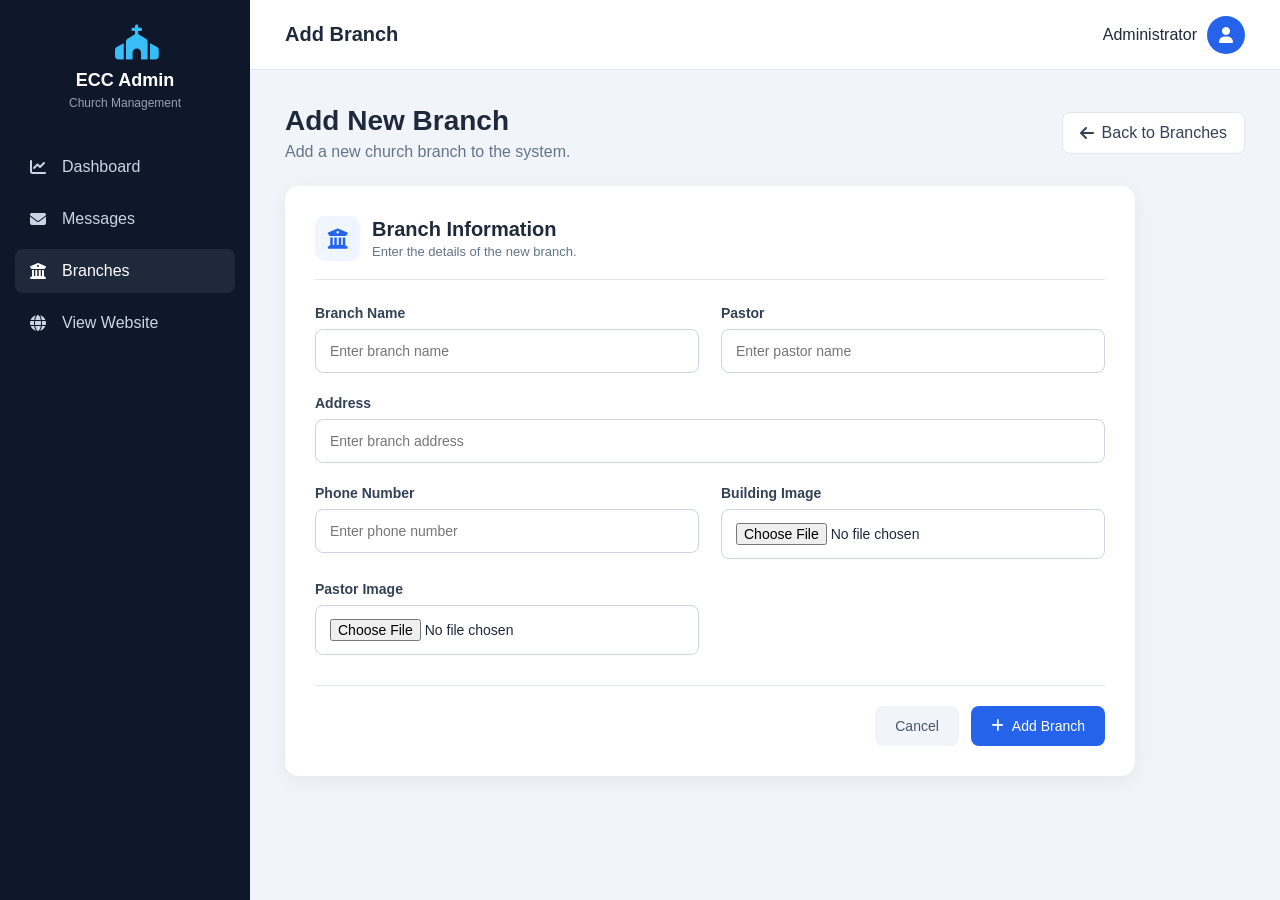
<file: admin-branches-add.html>
<!DOCTYPE html>
<html lang="en">

<head>
    <meta charset="UTF-8">
    <meta name="viewport" content="width=device-width, initial-scale=1.0">

    <title>Add Branch - ECC Admin</title>

    <link rel="stylesheet" href="https://cdnjs.cloudflare.com/ajax/libs/font-awesome/6.5.1/css/all.min.css">

    <style>
        * {
            box-sizing: border-box;
            margin: 0;
            padding: 0;
        }

        body {
            font-family: Arial, sans-serif;
            background: #f1f5f9;
            color: #1e293b;
        }

        .layout {
            display: flex;
            min-height: 100vh;
        }

        /* SIDEBAR */

        .sidebar {
            width: 250px;
            background: #0f172a;
            color: white;
            padding: 25px 15px;
            position: fixed;
            left: 0;
            top: 0;
            bottom: 0;
        }

        .logo {
            text-align: center;
            margin-bottom: 35px;
        }

        .logo i {
            font-size: 35px;
            color: #38bdf8;
            margin-bottom: 10px;
        }

        .logo h2 {
            font-size: 18px;
        }

        .logo p {
            font-size: 12px;
            color: #94a3b8;
            margin-top: 5px;
        }

        .sidebar ul {
            list-style: none;
        }

        .sidebar li {
            margin-bottom: 8px;
        }

        .sidebar a {
            display: flex;
            align-items: center;
            gap: 12px;
            padding: 13px 15px;
            color: #cbd5e1;
            text-decoration: none;
            border-radius: 8px;
            transition: 0.3s;
        }

        .sidebar a:hover,
        .sidebar a.active {
            background: #1e293b;
            color: white;
        }

        .sidebar i {
            width: 20px;
        }

        /* MAIN */

        .main {
            margin-left: 250px;
            width: calc(100% - 250px);
        }

        .topbar {
            height: 70px;
            background: white;
            display: flex;
            align-items: center;
            justify-content: space-between;
            padding: 0 35px;
            border-bottom: 1px solid #e2e8f0;
        }

        .topbar h3 {
            font-size: 20px;
        }

        .admin-user {
            display: flex;
            align-items: center;
            gap: 10px;
        }

        .admin-avatar {
            width: 38px;
            height: 38px;
            border-radius: 50%;
            background: #2563eb;
            color: white;
            display: flex;
            align-items: center;
            justify-content: center;
        }

        /* CONTENT */

        .content {
            padding: 35px;
        }

        .page-header {
            display: flex;
            justify-content: space-between;
            align-items: center;
            margin-bottom: 25px;
        }

        .page-header h1 {
            font-size: 28px;
            margin-bottom: 6px;
        }

        .page-header p {
            color: #64748b;
        }

        .back-btn {
            text-decoration: none;
            background: white;
            color: #334155;
            padding: 11px 17px;
            border-radius: 8px;
            border: 1px solid #e2e8f0;
            display: flex;
            align-items: center;
            gap: 8px;
        }

        .back-btn:hover {
            background: #f8fafc;
        }

        /* FORM CARD */

        .form-card {
            background: white;
            max-width: 850px;
            border-radius: 14px;
            padding: 30px;
            box-shadow: 0 5px 20px rgba(15, 23, 42, 0.06);
        }

        .form-title {
            display: flex;
            align-items: center;
            gap: 12px;
            margin-bottom: 25px;
            padding-bottom: 18px;
            border-bottom: 1px solid #e2e8f0;
        }

        .form-title-icon {
            width: 45px;
            height: 45px;
            border-radius: 10px;
            background: #eff6ff;
            color: #2563eb;
            display: flex;
            align-items: center;
            justify-content: center;
            font-size: 20px;
        }

        .form-title h2 {
            font-size: 20px;
        }

        .form-title p {
            color: #64748b;
            font-size: 13px;
            margin-top: 3px;
        }

        .form-grid {
            display: grid;
            grid-template-columns: 1fr 1fr;
            gap: 22px;
        }

        .form-group {
            display: flex;
            flex-direction: column;
        }

        .form-group.full {
            grid-column: 1 / -1;
        }

        label {
            font-size: 14px;
            font-weight: 600;
            margin-bottom: 8px;
            color: #334155;
        }

        input {
            width: 100%;
            padding: 13px 14px;
            border: 1px solid #cbd5e1;
            border-radius: 8px;
            outline: none;
            font-size: 14px;
            transition: 0.2s;
        }

        input:focus {
            border-color: #2563eb;
            box-shadow: 0 0 0 3px rgba(37, 99, 235, 0.1);
        }

        .form-actions {
            display: flex;
            justify-content: flex-end;
            gap: 12px;
            margin-top: 30px;
            padding-top: 20px;
            border-top: 1px solid #e2e8f0;
        }

        .btn {
            border: none;
            padding: 12px 20px;
            border-radius: 8px;
            font-size: 14px;
            cursor: pointer;
            text-decoration: none;
            display: inline-flex;
            align-items: center;
            gap: 8px;
        }

        .btn-cancel {
            background: #f1f5f9;
            color: #475569;
        }

        .btn-save {
            background: #2563eb;
            color: white;
        }

        .btn-save:hover {
            background: #1d4ed8;
        }

        /* MOBILE */

        @media (max-width: 768px) {

            .sidebar {
                width: 210px;
            }

            .main {
                margin-left: 210px;
                width: calc(100% - 210px);
            }

            .content {
                padding: 20px;
            }

            .form-grid {
                grid-template-columns: 1fr;
            }

            .form-group.full {
                grid-column: auto;
            }

            .page-header {
                align-items: flex-start;
                gap: 15px;
                flex-direction: column;
            }
        }

        @media (max-width: 600px) {

            .sidebar {
                display: none;
            }

            .main {
                margin-left: 0;
                width: 100%;
            }

            .topbar {
                padding: 0 18px;
            }

            .content {
                padding: 18px;
            }

            .form-card {
                padding: 20px;
            }
        }
    </style>
</head>

<body>

    <div class="layout">

        <!-- SIDEBAR -->

        <aside class="sidebar">

            <div class="logo">
                <i class="fa-solid fa-church"></i>
                <h2>ECC Admin</h2>
                <p>Church Management</p>
            </div>

            <ul>

                <li>
                    <a href="/admin/dashboard">
                        <i class="fa-solid fa-chart-line"></i>
                        Dashboard
                    </a>
                </li>

                <li>
                    <a href="/admin/messages">
                        <i class="fa-solid fa-envelope"></i>
                        Messages
                    </a>
                </li>

                <li>
                    <a href="/admin/branches" class="active">
                        <i class="fa-solid fa-building-columns"></i>
                        Branches
                    </a>
                </li>

                <li>
                    <a href="/">
                        <i class="fa-solid fa-globe"></i>
                        View Website
                    </a>
                </li>

            </ul>

        </aside>

        <!-- MAIN -->

        <main class="main">

            <header class="topbar">

                <h3>Add Branch</h3>

                <div class="admin-user">
                    <span>Administrator</span>

                    <div class="admin-avatar">
                        <i class="fa-solid fa-user"></i>
                    </div>
                </div>

            </header>

            <section class="content">

                <div class="page-header">

                    <div>
                        <h1>Add New Branch</h1>
                        <p>Add a new church branch to the system.</p>
                    </div>

                    <a href="/admin/branches" class="back-btn">
                        <i class="fa-solid fa-arrow-left"></i>
                        Back to Branches
                    </a>

                </div>

                <div class="form-card">

                    <div class="form-title">

                        <div class="form-title-icon">
                            <i class="fa-solid fa-building-columns"></i>
                        </div>

                        <div>
                            <h2>Branch Information</h2>
                            <p>Enter the details of the new branch.</p>
                        </div>

                    </div>

                    <form action="/admin/branches/add" method="POST" enctype="multipart/form-data">

                        <div class="form-grid">

                            <div class="form-group">
                                <label>Branch Name</label>
                                <input type="text" name="name" placeholder="Enter branch name" required>
                            </div>

                            <div class="form-group">
                                <label>Pastor</label>
                                <input type="text" name="pastor" placeholder="Enter pastor name">
                            </div>

                            <div class="form-group full">
                                <label>Address</label>
                                <input type="text" name="address" placeholder="Enter branch address" required>
                            </div>

                            <div class="form-group">
                                <label>Phone Number</label>
                                <input type="text" name="phone" placeholder="Enter phone number">
                            </div>

                            <div class="form-group">
                                <label>Building Image</label>
                                <input type="file" name="image" accept="image/*">
                            </div>

                            <div class="form-group">
                                <label>Pastor Image</label>
                                <input type="file" name="pastor_image" accept="image/*">
                            </div>

                        </div>

                        <div class="form-actions">

                            <a href="/admin/branches" class="btn btn-cancel">
                                Cancel
                            </a>

                            <button type="submit" class="btn btn-save">
                                <i class="fa-solid fa-plus"></i>
                                Add Branch
                            </button>

                        </div>

                    </form>

                </div>

            </section>

        </main>

    </div>

</body>

</html>
</file>
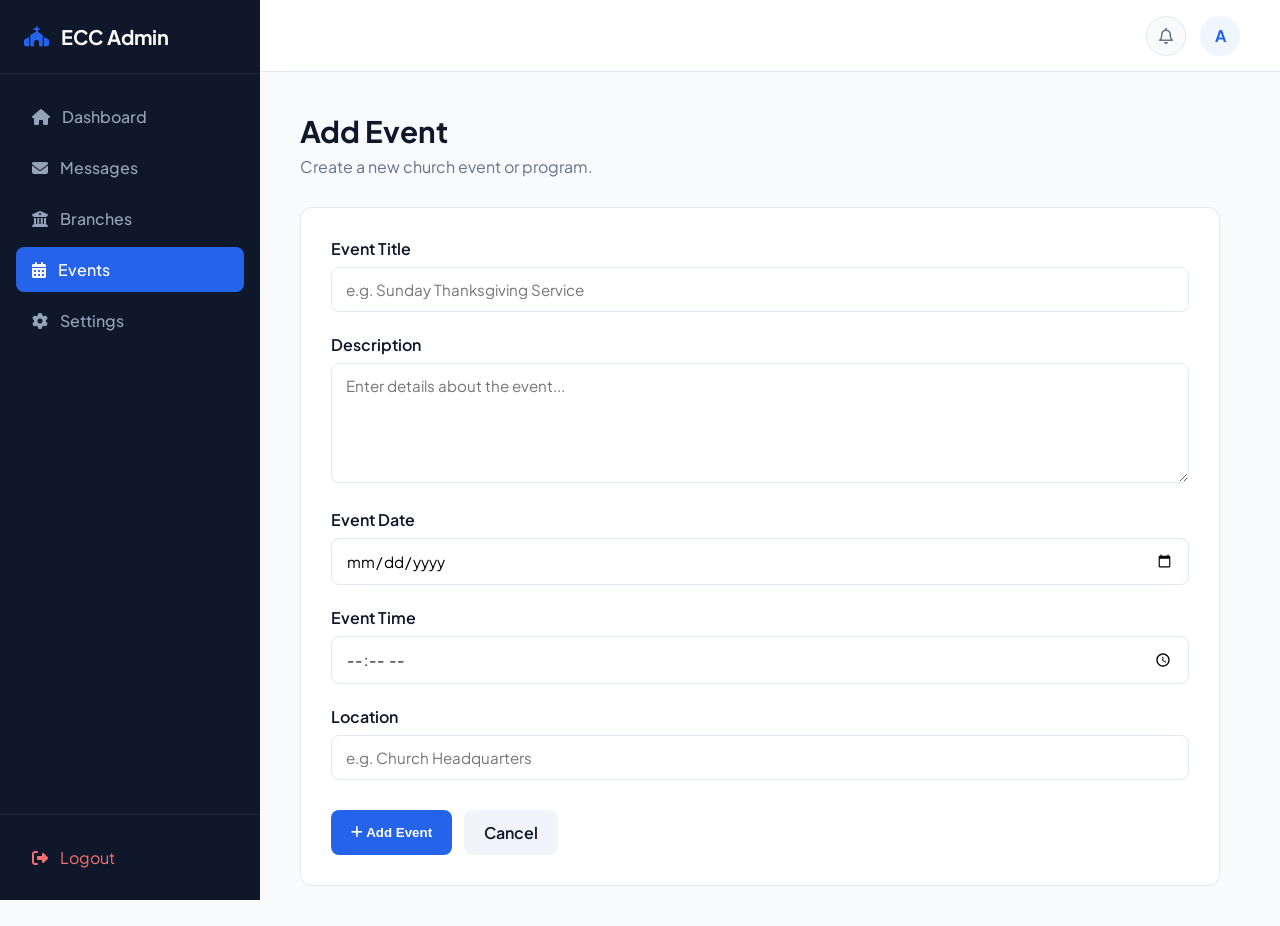
<file: admin-events-add.html>
<!DOCTYPE html>
<html lang="en">

<head>
    <meta charset="UTF-8">
    <meta name="viewport" content="width=device-width, initial-scale=1.0">

    <title>Add Event - ECC Admin</title>

    <link href="https://fonts.googleapis.com/css2?family=Plus+Jakarta+Sans:wght@400;500;600;700&display=swap"
        rel="stylesheet">

    <link rel="stylesheet"
        href="https://cdnjs.cloudflare.com/ajax/libs/font-awesome/6.4.0/css/all.min.css">

    <style>
        :root {
            --primary: #2563eb;
            --primary-light: #eff6ff;
            --sidebar-width: 260px;
            --bg-body: #f8fafc;
            --card-bg: #ffffff;
            --text-main: #0f172a;
            --text-muted: #64748b;
            --border: #e2e8f0;
            --radius: 12px;
        }

        * {
            box-sizing: border-box;
            margin: 0;
            padding: 0;
        }

        body {
            font-family: 'Plus Jakarta Sans', sans-serif;
            background: var(--bg-body);
            color: var(--text-main);
            display: flex;
            min-height: 100vh;
        }

        .sidebar {
            width: var(--sidebar-width);
            background: #0f172a;
            color: white;
            display: flex;
            flex-direction: column;
            position: fixed;
            top: 0;
            bottom: 0;
            left: 0;
        }

        .sidebar-brand {
            padding: 24px;
            font-size: 1.25rem;
            font-weight: 700;
            display: flex;
            align-items: center;
            gap: 12px;
            border-bottom: 1px solid rgba(255, 255, 255, 0.08);
        }

        .sidebar-brand i {
            color: var(--primary);
        }

        .sidebar-menu {
            list-style: none;
            padding: 20px 16px;
        }

        .sidebar-menu a {
            display: flex;
            align-items: center;
            gap: 12px;
            padding: 12px 16px;
            color: #94a3b8;
            text-decoration: none;
            font-weight: 500;
            border-radius: 8px;
            margin-bottom: 6px;
        }

        .sidebar-menu a:hover,
        .sidebar-menu a.active {
            color: white;
            background: var(--primary);
        }

        .sidebar-footer {
            margin-top: auto;
            padding: 20px 16px;
            border-top: 1px solid rgba(255, 255, 255, 0.08);
        }

        .logout-btn {
            display: flex;
            align-items: center;
            gap: 12px;
            padding: 12px 16px;
            color: #f87171;
            text-decoration: none;
            border-radius: 8px;
        }

        .main-content {
            margin-left: var(--sidebar-width);
            flex: 1;
        }

        .topbar {
            height: 72px;
            background: white;
            border-bottom: 1px solid var(--border);
            display: flex;
            align-items: center;
            justify-content: flex-end;
            padding: 0 40px;
        }

        .user-profile {
            display: flex;
            align-items: center;
            gap: 14px;
        }

        .notification-bell {
            background: var(--bg-body);
            border: 1px solid var(--border);
            width: 40px;
            height: 40px;
            border-radius: 50%;
            display: flex;
            align-items: center;
            justify-content: center;
            color: var(--text-muted);
        }

        .avatar {
            width: 40px;
            height: 40px;
            background: var(--primary-light);
            color: var(--primary);
            font-weight: 700;
            border-radius: 50%;
            display: flex;
            align-items: center;
            justify-content: center;
        }

        .container {
            padding: 40px;
            max-width: 1000px;
        }

        .page-header {
            margin-bottom: 30px;
        }

        .page-header h1 {
            font-size: 1.85rem;
            margin-bottom: 6px;
        }

        .page-header p {
            color: var(--text-muted);
        }

        .form-card {
            background: white;
            border: 1px solid var(--border);
            border-radius: var(--radius);
            padding: 30px;
        }

        .form-group {
            margin-bottom: 22px;
        }

        .form-group label {
            display: block;
            margin-bottom: 8px;
            font-weight: 600;
        }

        .form-group input,
        .form-group textarea {
            width: 100%;
            padding: 12px 14px;
            border: 1px solid var(--border);
            border-radius: 8px;
            font-family: inherit;
            font-size: 0.95rem;
            outline: none;
        }

        .form-group input:focus,
        .form-group textarea:focus {
            border-color: var(--primary);
        }

        .form-group textarea {
            min-height: 120px;
            resize: vertical;
        }

        .form-actions {
            display: flex;
            gap: 12px;
            margin-top: 30px;
        }

        .btn-primary {
            background: var(--primary);
            color: white;
            border: none;
            padding: 12px 20px;
            border-radius: 8px;
            font-weight: 600;
            cursor: pointer;
        }

        .btn-primary:hover {
            background: #1d4ed8;
        }

        .btn-cancel {
            background: #f1f5f9;
            color: var(--text-main);
            padding: 12px 20px;
            border-radius: 8px;
            text-decoration: none;
            font-weight: 600;
        }
    </style>
</head>

<body>

    <aside class="sidebar">

        <div class="sidebar-brand">
            <i class="fa-solid fa-church"></i>
            <span>ECC Admin</span>
        </div>

        <ul class="sidebar-menu">

            <li>
                <a href="/admin">
                    <i class="fa-solid fa-house"></i>
                    Dashboard
                </a>
            </li>

            <li>
                <a href="/admin/messages">
                    <i class="fa-solid fa-envelope"></i>
                    Messages
                </a>
            </li>

            <li>
                <a href="/admin/branches">
                    <i class="fa-solid fa-building-columns"></i>
                    Branches
                </a>
            </li>

            <li>
                <a href="/admin/events" class="active">
                    <i class="fa-solid fa-calendar-days"></i>
                    Events
                </a>
            </li>

            <li>
                <a href="#">
                    <i class="fa-solid fa-gear"></i>
                    Settings
                </a>
            </li>

        </ul>

        <div class="sidebar-footer">
            <a href="/admin/logout" class="logout-btn">
                <i class="fa-solid fa-right-from-bracket"></i>
                Logout
            </a>
        </div>

    </aside>


    <div class="main-content">

        <header class="topbar">

            <div class="user-profile">

                <div class="notification-bell">
                    <i class="fa-regular fa-bell"></i>
                </div>

                <div class="avatar">
                    A
                </div>

            </div>

        </header>


        <main class="container">

            <div class="page-header">

                <h1>Add Event</h1>

                <p>Create a new church event or program.</p>

            </div>


            <div class="form-card">

                <form method="POST" action="/admin/events/add">

                    <div class="form-group">

                        <label for="title">Event Title</label>

                        <input
                            type="text"
                            id="title"
                            name="title"
                            placeholder="e.g. Sunday Thanksgiving Service"
                            required>

                    </div>


                    <div class="form-group">

                        <label for="description">Description</label>

                        <textarea
                            id="description"
                            name="description"
                            placeholder="Enter details about the event..."
                            required></textarea>

                    </div>


                    <div class="form-group">

                        <label for="event_date">Event Date</label>

                        <input
                            type="date"
                            id="event_date"
                            name="event_date"
                            required>

                    </div>


                    <div class="form-group">

                        <label for="event_time">Event Time</label>

                        <input
                            type="time"
                            id="event_time"
                            name="event_time"
                            required>

                    </div>


                    <div class="form-group">

                        <label for="location">Location</label>

                        <input
                            type="text"
                            id="location"
                            name="location"
                            placeholder="e.g. Church Headquarters"
                            required>

                    </div>


                    <div class="form-actions">

                        <button type="submit" class="btn-primary">
                            <i class="fa-solid fa-plus"></i>
                            Add Event
                        </button>

                        <a href="/admin/events" class="btn-cancel">
                            Cancel
                        </a>

                    </div>

                </form>

            </div>

        </main>

    </div>

</body>

</html>
</file>
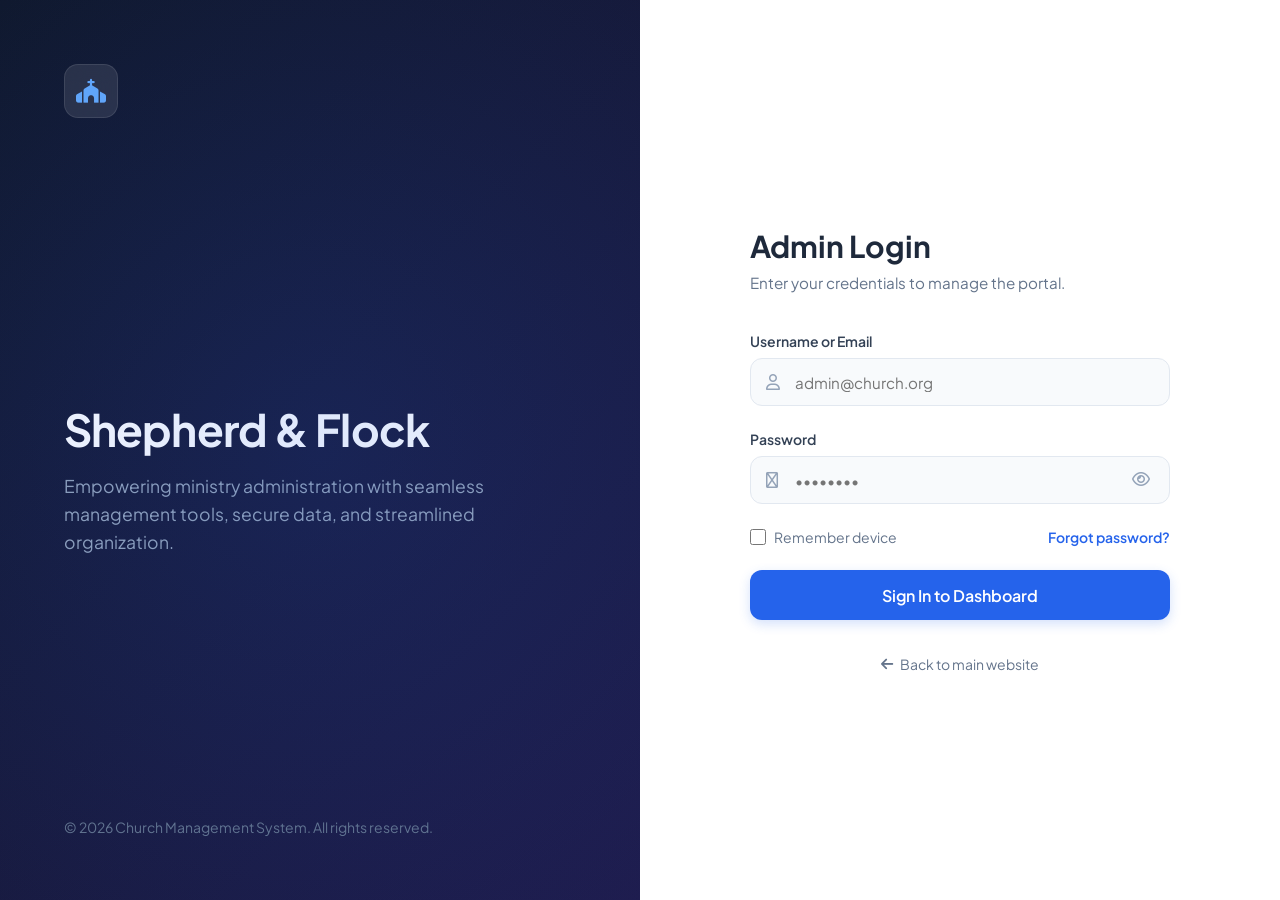
<file: admin-login.html>
<!DOCTYPE html>
<html lang="en">
<head>
    <meta charset="UTF-8">
    <meta name="viewport" content="width=device-width, initial-scale=1.0">
    <title>Church Admin Portal - Sign In</title>
    <!-- Google Fonts: Plus Jakarta Sans -->
    <link href="https://fonts.googleapis.com/css2?family=Plus+Jakarta+Sans:wght@400;500;600;700&display=swap" rel="stylesheet">
    <!-- FontAwesome Icons -->
    <link rel="stylesheet" href="https://cdnjs.cloudflare.com/ajax/libs/font-awesome/6.4.0/css/all.min.css">
    
    <style>
        :root {
            --primary: #2563eb;
            --primary-hover: #1d4ed8;
            --accent: #f59e0b;
            --bg-dark: #0f172a;
            --text-main: #1e293b;
            --text-muted: #64748b;
            --border: #e2e8f0;
            --radius: 12px;
        }

        * {
            box-sizing: border-box;
            margin: 0;
            padding: 0;
        }

        body {
            font-family: 'Plus Jakarta Sans', sans-serif;
            background-color: #f8fafc;
            min-height: 100vh;
            display: flex;
            align-items: center;
            justify-content: center;
            color: var(--text-main);
            overflow-x: hidden;
        }

        .portal-wrapper {
            display: grid;
            grid-template-columns: 1fr 1fr;
            width: 100%;
            min-height: 100vh;
        }

        /* Left Branding Section */
        .brand-section {
            background: linear-gradient(135deg, #0f172a 0%, #1e1b4b 100%);
            position: relative;
            display: flex;
            flex-direction: column;
            justify-content: space-between;
            padding: 4rem;
            color: white;
            overflow: hidden;
        }

        .brand-section::before {
            content: '';
            position: absolute;
            top: -50%;
            left: -50%;
            width: 200%;
            height: 200%;
            background: radial-gradient(circle, rgba(37,99,235,0.15) 0%, transparent 60%);
            pointer-events: none;
        }

        .brand-header .logo-badge {
            display: inline-flex;
            align-items: center;
            justify-content: center;
            width: 54px;
            height: 54px;
            background: rgba(255, 255, 255, 0.1);
            backdrop-filter: blur(10px);
            border-radius: 14px;
            font-size: 1.5rem;
            color: #60a5fa;
            margin-bottom: 1.5rem;
            border: 1px solid rgba(255, 255, 255, 0.1);
        }

        .brand-body h1 {
            font-size: 2.75rem;
            font-weight: 700;
            line-height: 1.2;
            margin-bottom: 1rem;
            letter-spacing: -0.02em;
        }

        .brand-body p {
            font-size: 1.1rem;
            color: #94a3b8;
            line-height: 1.6;
            max-width: 420px;
        }

        .brand-footer {
            font-size: 0.875rem;
            color: #64748b;
        }

        /* Right Form Section */
        .form-section {
            display: flex;
            align-items: center;
            justify-content: center;
            padding: 2rem;
            background: #ffffff;
        }

        .form-container {
            width: 100%;
            max-width: 420px;
            animation: fadeIn 0.6s ease-out;
        }

        @keyframes fadeIn {
            from { opacity: 0; transform: translateY(15px); }
            to { opacity: 1; transform: translateY(0); }
        }

        .form-header {
            margin-bottom: 2.5rem;
        }

        .form-header h2 {
            font-size: 1.875rem;
            font-weight: 700;
            color: var(--text-main);
            margin-bottom: 0.5rem;
        }

        .form-header p {
            color: var(--text-muted);
            font-size: 0.95rem;
        }

        .input-group {
            margin-bottom: 1.5rem;
        }

        .input-group label {
            display: block;
            font-size: 0.875rem;
            font-weight: 600;
            margin-bottom: 0.5rem;
            color: #334155;
        }

        .input-wrapper {
            position: relative;
            display: flex;
            align-items: center;
        }

        .input-wrapper i.prefix-icon {
            position: absolute;
            left: 1rem;
            color: #94a3b8;
            font-size: 1rem;
            transition: color 0.2s;
        }

        input {
            width: 100%;
            padding: 0.85rem 1rem 0.85rem 2.75rem;
            border: 1.5px solid var(--border);
            border-radius: var(--radius);
            font-size: 0.95rem;
            font-family: inherit;
            color: var(--text-main);
            background-color: #f8fafc;
            transition: all 0.25s cubic-bezier(0.4, 0, 0.2, 1);
            outline: none;
        }

        input:focus {
            background-color: #fff;
            border-color: var(--primary);
            box-shadow: 0 0 0 4px rgba(37, 99, 235, 0.1);
        }

        input:focus + i.prefix-icon,
        .input-wrapper:focus-within i.prefix-icon {
            color: var(--primary);
        }

        .password-toggle {
            position: absolute;
            right: 1rem;
            background: none;
            border: none;
            color: #94a3b8;
            cursor: pointer;
            font-size: 1rem;
            padding: 0.25rem;
            transition: color 0.2s;
        }

        .password-toggle:hover {
            color: var(--text-main);
        }

        .form-options {
            display: flex;
            justify-content: space-between;
            align-items: center;
            margin-bottom: 1.5rem;
            font-size: 0.875rem;
        }

        .remember-me {
            display: flex;
            align-items: center;
            gap: 0.5rem;
            cursor: pointer;
            color: var(--text-muted);
        }

        .remember-me input {
            width: 16px;
            height: 16px;
            accent-color: var(--primary);
            cursor: pointer;
            padding: 0;
        }

        .forgot-link {
            color: var(--primary);
            text-decoration: none;
            font-weight: 600;
            transition: opacity 0.2s;
        }

        .forgot-link:hover {
            opacity: 0.8;
            text-decoration: underline;
        }

        .submit-btn {
            width: 100%;
            padding: 0.9rem;
            background-color: var(--primary);
            color: white;
            border: none;
            border-radius: var(--radius);
            font-size: 1rem;
            font-weight: 600;
            font-family: inherit;
            cursor: pointer;
            transition: all 0.2s ease;
            box-shadow: 0 4px 12px rgba(37, 99, 235, 0.2);
        }

        .submit-btn:hover {
            background-color: var(--primary-hover);
            box-shadow: 0 6px 16px rgba(37, 99, 235, 0.3);
            transform: translateY(-1px);
        }

        .submit-btn:active {
            transform: translateY(0);
        }

        .back-home {
            text-align: center;
            margin-top: 2rem;
        }

        .back-home a {
            font-size: 0.875rem;
            color: var(--text-muted);
            text-decoration: none;
            display: inline-flex;
            align-items: center;
            gap: 0.4rem;
            transition: color 0.2s;
        }

        .back-home a:hover {
            color: var(--text-main);
        }

        /* Responsive Design */
        @media (max-width: 900px) {
            .portal-wrapper {
                grid-template-columns: 1fr;
            }
            .brand-section {
                display: none; /* Hide immersive banner on small screens to prioritize login */
            }
            .form-section {
                min-height: 100vh;
                background: #f8fafc;
            }
            .form-container {
                background: white;
                padding: 2.5rem;
                border-radius: 20px;
                box-shadow: 0 10px 25px -5px rgba(0,0,0,0.05);
            }
        }
    </style>
</head>
<body>

<div class="portal-wrapper">
    <!-- Immersive Left Panel -->
    <div class="brand-section">
        <div class="brand-header">
            <div class="logo-badge">
                <i class="fa-solid fa-church"></i>
            </div>
        </div>
        <div class="brand-body">
            <h1>Shepherd & Flock</h1>
            <p>Empowering ministry administration with seamless management tools, secure data, and streamlined organization.</p>
        </div>
        <div class="brand-footer">
            &copy; 2026 Church Management System. All rights reserved.
        </div>
    </div>

    <!-- Right Login Form Panel -->
    <div class="form-section">
        <div class="form-container">
            <div class="form-header">
                <h2>Admin Login</h2>
                <p>Enter your credentials to manage the portal.</p>
            </div>

            <form action="/admin/login" method="POST">
                <div class="input-group">
                    <label for="username">Username or Email</label>
                    <div class="input-wrapper">
                        <i class="fa-regular fa-user prefix-icon"></i>
                        <input type="text" id="username" name="username" placeholder="admin@church.org" required autocomplete="username">
                    </div>
                </div>

                <div class="input-group">
                    <label for="password">Password</label>
                    <div class="input-wrapper">
                        <i class="fa-regular fa-lock prefix-icon"></i>
                        <input type="password" id="password" name="password" placeholder="••••••••" required autocomplete="current-password">
                        <button type="button" class="password-toggle" id="togglePassword" aria-label="Toggle password visibility">
                            <i class="fa-regular fa-eye" id="toggleIcon"></i>
                        </button>
                    </div>
                </div>

                <div class="form-options">
                    <label class="remember-me">
                        <input type="checkbox" name="remember"> Remember device
                    </label>
                    <a href="#" class="forgot-link">Forgot password?</a>
                </div>

                <button type="submit" class="submit-btn">Sign In to Dashboard</button>
            </form>

            <div class="back-home">
                <a href="/"><i class="fa-solid fa-arrow-left"></i> Back to main website</a>
            </div>
        </div>
    </div>
</div>

<script>
    // Toggle password visibility functionality
    const togglePassword = document.getElementById('togglePassword');
    const passwordInput = document.getElementById('password');
    const toggleIcon = document.getElementById('toggleIcon');

    togglePassword.addEventListener('click', function () {
        const type = passwordInput.getAttribute('type') === 'password' ? 'text' : 'password';
        passwordInput.setAttribute('type', type);
        
        if (type === 'text') {
            toggleIcon.classList.remove('fa-eye');
            toggleIcon.classList.add('fa-eye-slash');
        } else {
            toggleIcon.classList.remove('fa-eye-slash');
            toggleIcon.classList.add('fa-eye');
        }
    });
</script>

</body>
</html>
</file>
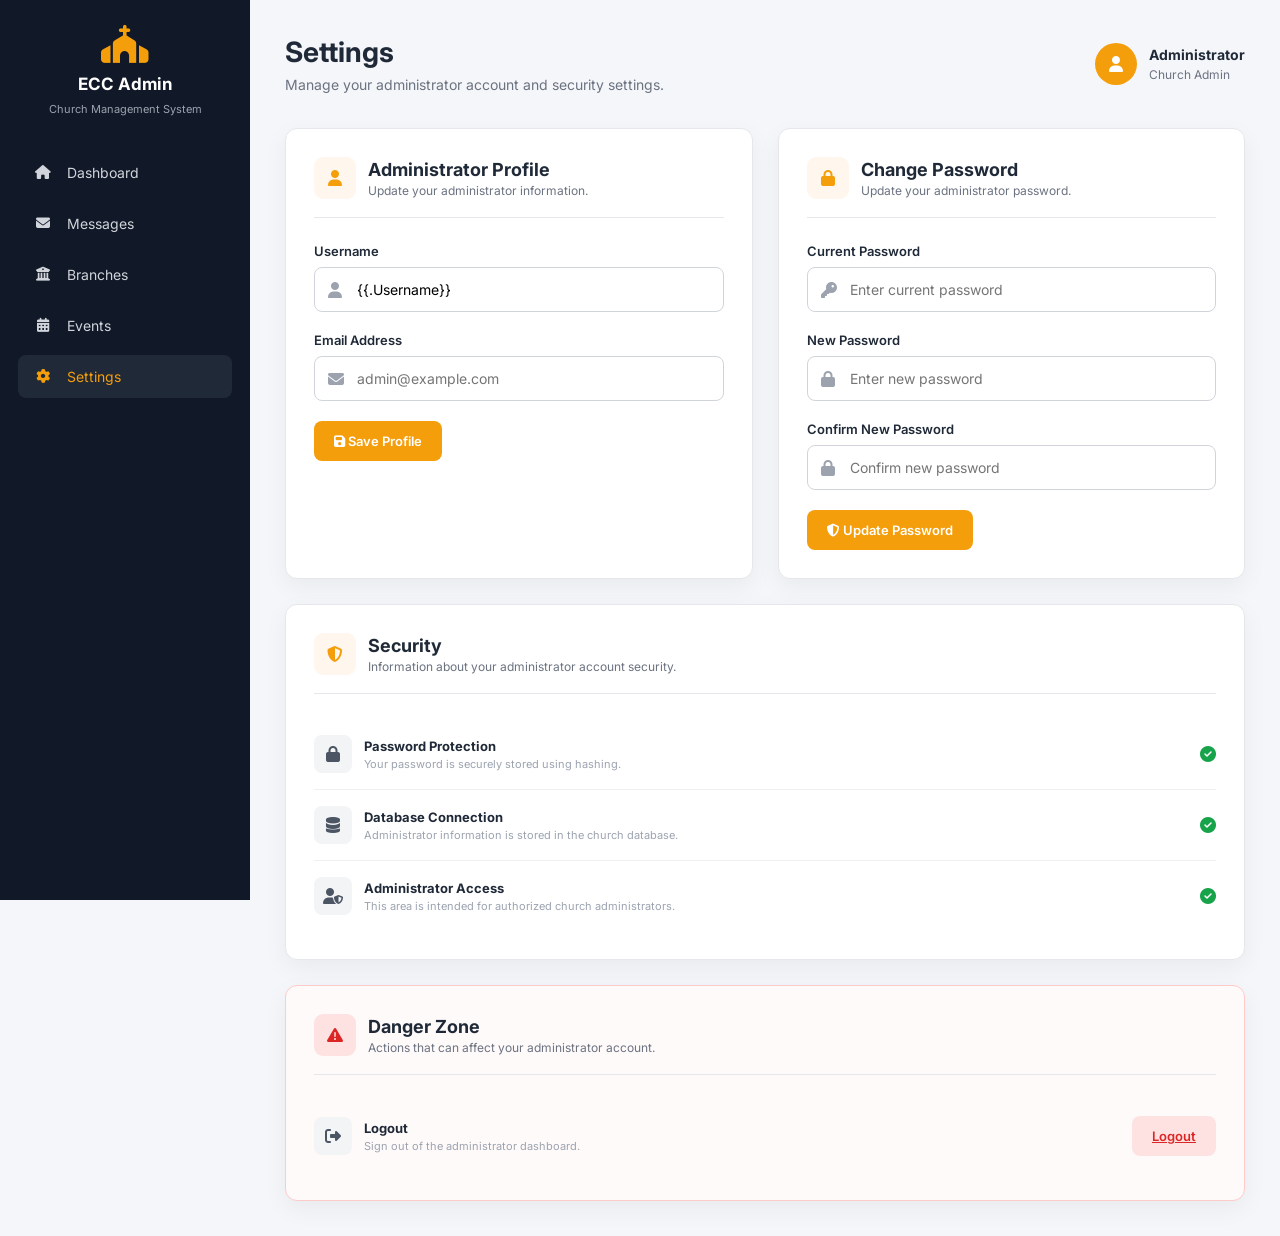
<file: admin-settings.html>
<!DOCTYPE html>
<html lang="en">

<head>
    <meta charset="UTF-8">
    <meta name="viewport" content="width=device-width, initial-scale=1.0">

    <title>Settings - ECC Admin</title>

    <!-- Google Fonts -->
    <link href="https://fonts.googleapis.com/css2?family=Inter:wght@400;500;600;700&display=swap" rel="stylesheet">

    <!-- Font Awesome -->
    <link rel="stylesheet" href="https://cdnjs.cloudflare.com/ajax/libs/font-awesome/6.5.2/css/all.min.css">

    <style>
        * {
            box-sizing: border-box;
            margin: 0;
            padding: 0;
        }

        body {
            font-family: "Inter", sans-serif;
            background: #f4f6f9;
            color: #1f2937;
        }

        /* =========================
           LAYOUT
        ========================= */

        .admin-layout {
            display: flex;
            min-height: 100vh;
        }

        /* =========================
           SIDEBAR
        ========================= */

        .sidebar {
            width: 250px;
            background: #111827;
            color: white;
            padding: 25px 18px;
            position: fixed;
            left: 0;
            top: 0;
            bottom: 0;
        }

        .sidebar-logo {
            text-align: center;
            margin-bottom: 35px;
        }

        .sidebar-logo i {
            font-size: 38px;
            color: #f59e0b;
            margin-bottom: 10px;
        }

        .sidebar-logo h2 {
            font-size: 17px;
            line-height: 1.4;
        }

        .sidebar-logo p {
            font-size: 11px;
            color: #9ca3af;
            margin-top: 5px;
        }

        .sidebar-menu {
            list-style: none;
        }

        .sidebar-menu li {
            margin-bottom: 8px;
        }

        .sidebar-menu a {
            display: flex;
            align-items: center;
            gap: 14px;
            padding: 13px 15px;
            color: #d1d5db;
            text-decoration: none;
            border-radius: 8px;
            font-size: 14px;
            transition: 0.3s;
        }

        .sidebar-menu a:hover,
        .sidebar-menu a.active {
            background: #1f2937;
            color: #f59e0b;
        }

        .sidebar-menu i {
            width: 20px;
            text-align: center;
        }

        /* =========================
           MAIN CONTENT
        ========================= */

        .main-content {
            margin-left: 250px;
            width: calc(100% - 250px);
            padding: 35px;
        }

        /* =========================
           TOP HEADER
        ========================= */

        .top-header {
            display: flex;
            justify-content: space-between;
            align-items: center;
            margin-bottom: 35px;
        }

        .page-title h1 {
            font-size: 28px;
            margin-bottom: 7px;
        }

        .page-title p {
            color: #6b7280;
            font-size: 14px;
        }

        .admin-profile {
            display: flex;
            align-items: center;
            gap: 12px;
        }

        .profile-icon {
            width: 42px;
            height: 42px;
            border-radius: 50%;
            background: #f59e0b;
            color: white;
            display: flex;
            align-items: center;
            justify-content: center;
        }

        .profile-text strong {
            display: block;
            font-size: 14px;
        }

        .profile-text span {
            font-size: 12px;
            color: #6b7280;
        }

        /* =========================
           SETTINGS GRID
        ========================= */

        .settings-grid {
            display: grid;
            grid-template-columns: 1fr 1fr;
            gap: 25px;
        }

        .settings-card {
            background: white;
            border-radius: 12px;
            padding: 28px;
            border: 1px solid #e5e7eb;
            box-shadow: 0 8px 25px rgba(0, 0, 0, 0.05);
        }

        .settings-card.full-width {
            grid-column: 1 / -1;
        }

        .card-heading {
            display: flex;
            align-items: center;
            gap: 12px;
            margin-bottom: 25px;
            padding-bottom: 18px;
            border-bottom: 1px solid #e5e7eb;
        }

        .card-heading-icon {
            width: 42px;
            height: 42px;
            border-radius: 9px;
            background: #fff7ed;
            color: #f59e0b;
            display: flex;
            align-items: center;
            justify-content: center;
        }

        .card-heading h2 {
            font-size: 18px;
        }

        .card-heading p {
            font-size: 12px;
            color: #6b7280;
            margin-top: 3px;
        }

        /* =========================
           FORM
        ========================= */

        .form-group {
            margin-bottom: 20px;
        }

        .form-group label {
            display: block;
            margin-bottom: 8px;
            font-size: 13px;
            font-weight: 600;
        }

        .input-wrapper {
            position: relative;
        }

        .input-wrapper i {
            position: absolute;
            left: 14px;
            top: 50%;
            transform: translateY(-50%);
            color: #9ca3af;
        }

        .form-control {
            width: 100%;
            padding: 13px 14px 13px 42px;
            border: 1px solid #d1d5db;
            border-radius: 8px;
            outline: none;
            font-family: inherit;
            font-size: 14px;
            transition: 0.3s;
        }

        .form-control:focus {
            border-color: #f59e0b;
            box-shadow: 0 0 0 3px rgba(245, 158, 11, 0.12);
        }

        .form-help {
            margin-top: 6px;
            color: #9ca3af;
            font-size: 11px;
        }

        /* =========================
           BUTTON
        ========================= */

        .form-actions {
            margin-top: 10px;
        }

        .btn {
            border: none;
            padding: 12px 20px;
            border-radius: 8px;
            font-family: inherit;
            font-size: 13px;
            font-weight: 600;
            cursor: pointer;
            transition: 0.3s;
        }

        .btn-primary {
            background: #f59e0b;
            color: white;
        }

        .btn-primary:hover {
            background: #d97706;
            transform: translateY(-1px);
        }

        .btn-danger {
            background: #fee2e2;
            color: #dc2626;
        }

        .btn-danger:hover {
            background: #fecaca;
        }

        /* =========================
           SECURITY INFO
        ========================= */

        .security-item {
            display: flex;
            justify-content: space-between;
            align-items: center;
            padding: 16px 0;
            border-bottom: 1px solid #f0f0f0;
        }

        .security-item:last-child {
            border-bottom: none;
        }

        .security-left {
            display: flex;
            align-items: center;
            gap: 12px;
        }

        .security-icon {
            width: 38px;
            height: 38px;
            border-radius: 8px;
            background: #f3f4f6;
            display: flex;
            align-items: center;
            justify-content: center;
            color: #4b5563;
        }

        .security-info strong {
            display: block;
            font-size: 13px;
        }

        .security-info span {
            display: block;
            font-size: 11px;
            color: #9ca3af;
            margin-top: 3px;
        }

        /* =========================
           DANGER ZONE
        ========================= */

        .danger-zone {
            border: 1px solid #fecaca;
            background: #fffafa;
        }

        .danger-zone .card-heading-icon {
            background: #fee2e2;
            color: #dc2626;
        }

        /* =========================
           RESPONSIVE
        ========================= */

        @media (max-width: 900px) {

            .sidebar {
                width: 210px;
            }

            .main-content {
                margin-left: 210px;
                width: calc(100% - 210px);
                padding: 25px;
            }

            .settings-grid {
                grid-template-columns: 1fr;
            }

            .settings-card.full-width {
                grid-column: auto;
            }
        }

        @media (max-width: 650px) {

            .sidebar {
                position: relative;
                width: 100%;
                height: auto;
            }

            .admin-layout {
                display: block;
            }

            .main-content {
                margin-left: 0;
                width: 100%;
                padding: 20px;
            }

            .top-header {
                flex-direction: column;
                align-items: flex-start;
                gap: 20px;
            }

            .profile-text {
                display: none;
            }
        }
    </style>
</head>

<body>

    <div class="admin-layout">

        <!-- =========================
             SIDEBAR
        ========================= -->

        <aside class="sidebar">

            <div class="sidebar-logo">

                <i class="fa-solid fa-church"></i>

                <h2>ECC Admin</h2>

                <p>Church Management System</p>

            </div>

            <ul class="sidebar-menu">

                <li>
                    <a href="/admin">
                        <i class="fa-solid fa-house"></i>
                        Dashboard
                    </a>
                </li>

                <li>
                    <a href="/admin/messages">
                        <i class="fa-solid fa-envelope"></i>
                        Messages
                    </a>
                </li>

                <li>
                    <a href="/admin/branches">
                        <i class="fa-solid fa-building-columns"></i>
                        Branches
                    </a>
                </li>

                <li>
                    <a href="/admin/events">
                        <i class="fa-solid fa-calendar-days"></i>
                        Events
                    </a>
                </li>

                <li>
                    <a href="/admin/settings" class="active">
                        <i class="fa-solid fa-gear"></i>
                        Settings
                    </a>
                </li>

            </ul>

        </aside>


        <!-- =========================
             MAIN CONTENT
        ========================= -->

        <main class="main-content">

            <!-- HEADER -->

            <div class="top-header">

                <div class="page-title">

                    <h1>Settings</h1>

                    <p>
                        Manage your administrator account and security settings.
                    </p>

                </div>

                <div class="admin-profile">

                    <div class="profile-icon">
                        <i class="fa-solid fa-user"></i>
                    </div>

                    <div class="profile-text">
                        <strong>Administrator</strong>
                        <span>Church Admin</span>
                    </div>

                </div>

            </div>


            <!-- SETTINGS -->

            <section class="settings-grid">


                <!-- ADMIN PROFILE -->

                <div class="settings-card">

                    <div class="card-heading">

                        <div class="card-heading-icon">
                            <i class="fa-solid fa-user"></i>
                        </div>

                        <div>
                            <h2>Administrator Profile</h2>
                            <p>Update your administrator information.</p>
                        </div>

                    </div>


                    <form action="/admin/settings/profile" method="POST">

                        <div class="form-group">

                            <label for="username">
                                Username
                            </label>

                            <div class="input-wrapper">

                                <i class="fa-solid fa-user"></i>

                                <input type="text" id="username" name="username" class="form-control"
                                    placeholder="Administrator username" value="{{.Username}}" required>

                            </div>

                        </div>


                        <div class="form-group">

                            <label for="email">
                                Email Address
                            </label>

                            <div class="input-wrapper">

                                <i class="fa-solid fa-envelope"></i>

                                <input type="email" id="email" name="email" class="form-control"
                                    placeholder="admin@example.com">

                            </div>

                        </div>


                        <div class="form-actions">

                            <button type="submit" class="btn btn-primary">
                                <i class="fa-solid fa-floppy-disk"></i>
                                Save Profile
                            </button>

                        </div>

                    </form>

                </div>


                <!-- CHANGE PASSWORD -->

                <div class="settings-card">

                    <div class="card-heading">

                        <div class="card-heading-icon">
                            <i class="fa-solid fa-lock"></i>
                        </div>

                        <div>
                            <h2>Change Password</h2>
                            <p>Update your administrator password.</p>
                        </div>

                    </div>


                    <form action="/admin/settings/password" method="POST">

                        <div class="form-group">

                            <label for="current_password">
                                Current Password
                            </label>

                            <div class="input-wrapper">

                                <i class="fa-solid fa-key"></i>

                                <input type="password" id="current_password" name="current_password"
                                    class="form-control" placeholder="Enter current password" required>

                            </div>

                        </div>


                        <div class="form-group">

                            <label for="new_password">
                                New Password
                            </label>

                            <div class="input-wrapper">

                                <i class="fa-solid fa-lock"></i>

                                <input type="password" id="new_password" name="new_password" class="form-control"
                                    placeholder="Enter new password" required>

                            </div>

                        </div>


                        <div class="form-group">

                            <label for="confirm_password">
                                Confirm New Password
                            </label>

                            <div class="input-wrapper">

                                <i class="fa-solid fa-lock"></i>

                                <input type="password" id="confirm_password" name="confirm_password"
                                    class="form-control" placeholder="Confirm new password" required>

                            </div>

                        </div>


                        <div class="form-actions">

                            <button type="submit" class="btn btn-primary">
                                <i class="fa-solid fa-shield-halved"></i>
                                Update Password
                            </button>

                        </div>

                    </form>

                </div>


                <!-- SECURITY -->

                <div class="settings-card full-width">

                    <div class="card-heading">

                        <div class="card-heading-icon">
                            <i class="fa-solid fa-shield-halved"></i>
                        </div>

                        <div>
                            <h2>Security</h2>
                            <p>Information about your administrator account security.</p>
                        </div>

                    </div>


                    <div class="security-item">

                        <div class="security-left">

                            <div class="security-icon">
                                <i class="fa-solid fa-lock"></i>
                            </div>

                            <div class="security-info">

                                <strong>Password Protection</strong>

                                <span>
                                    Your password is securely stored using hashing.
                                </span>

                            </div>

                        </div>

                        <i class="fa-solid fa-circle-check" style="color: #16a34a;">
                        </i>

                    </div>


                    <div class="security-item">

                        <div class="security-left">

                            <div class="security-icon">
                                <i class="fa-solid fa-database"></i>
                            </div>

                            <div class="security-info">

                                <strong>Database Connection</strong>

                                <span>
                                    Administrator information is stored in the church database.
                                </span>

                            </div>

                        </div>

                        <i class="fa-solid fa-circle-check" style="color: #16a34a;">
                        </i>

                    </div>


                    <div class="security-item">

                        <div class="security-left">

                            <div class="security-icon">
                                <i class="fa-solid fa-user-shield"></i>
                            </div>

                            <div class="security-info">

                                <strong>Administrator Access</strong>

                                <span>
                                    This area is intended for authorized church administrators.
                                </span>

                            </div>

                        </div>

                        <i class="fa-solid fa-circle-check" style="color: #16a34a;">
                        </i>

                    </div>

                </div>


                <!-- DANGER ZONE -->

                <div class="settings-card full-width danger-zone">

                    <div class="card-heading">

                        <div class="card-heading-icon">
                            <i class="fa-solid fa-triangle-exclamation"></i>
                        </div>

                        <div>
                            <h2>Danger Zone</h2>
                            <p>Actions that can affect your administrator account.</p>
                        </div>

                    </div>


                    <div class="security-item">

                        <div class="security-left">

                            <div class="security-icon">
                                <i class="fa-solid fa-right-from-bracket"></i>
                            </div>

                            <div class="security-info">

                                <strong>Logout</strong>

                                <span>
                                    Sign out of the administrator dashboard.
                                </span>

                            </div>

                        </div>

                        <a href="/admin/logout" class="btn btn-danger">
                            Logout
                        </a>

                    </div>

                </div>


            </section>

        </main>

    </div>

</body>

</html>
</file>
